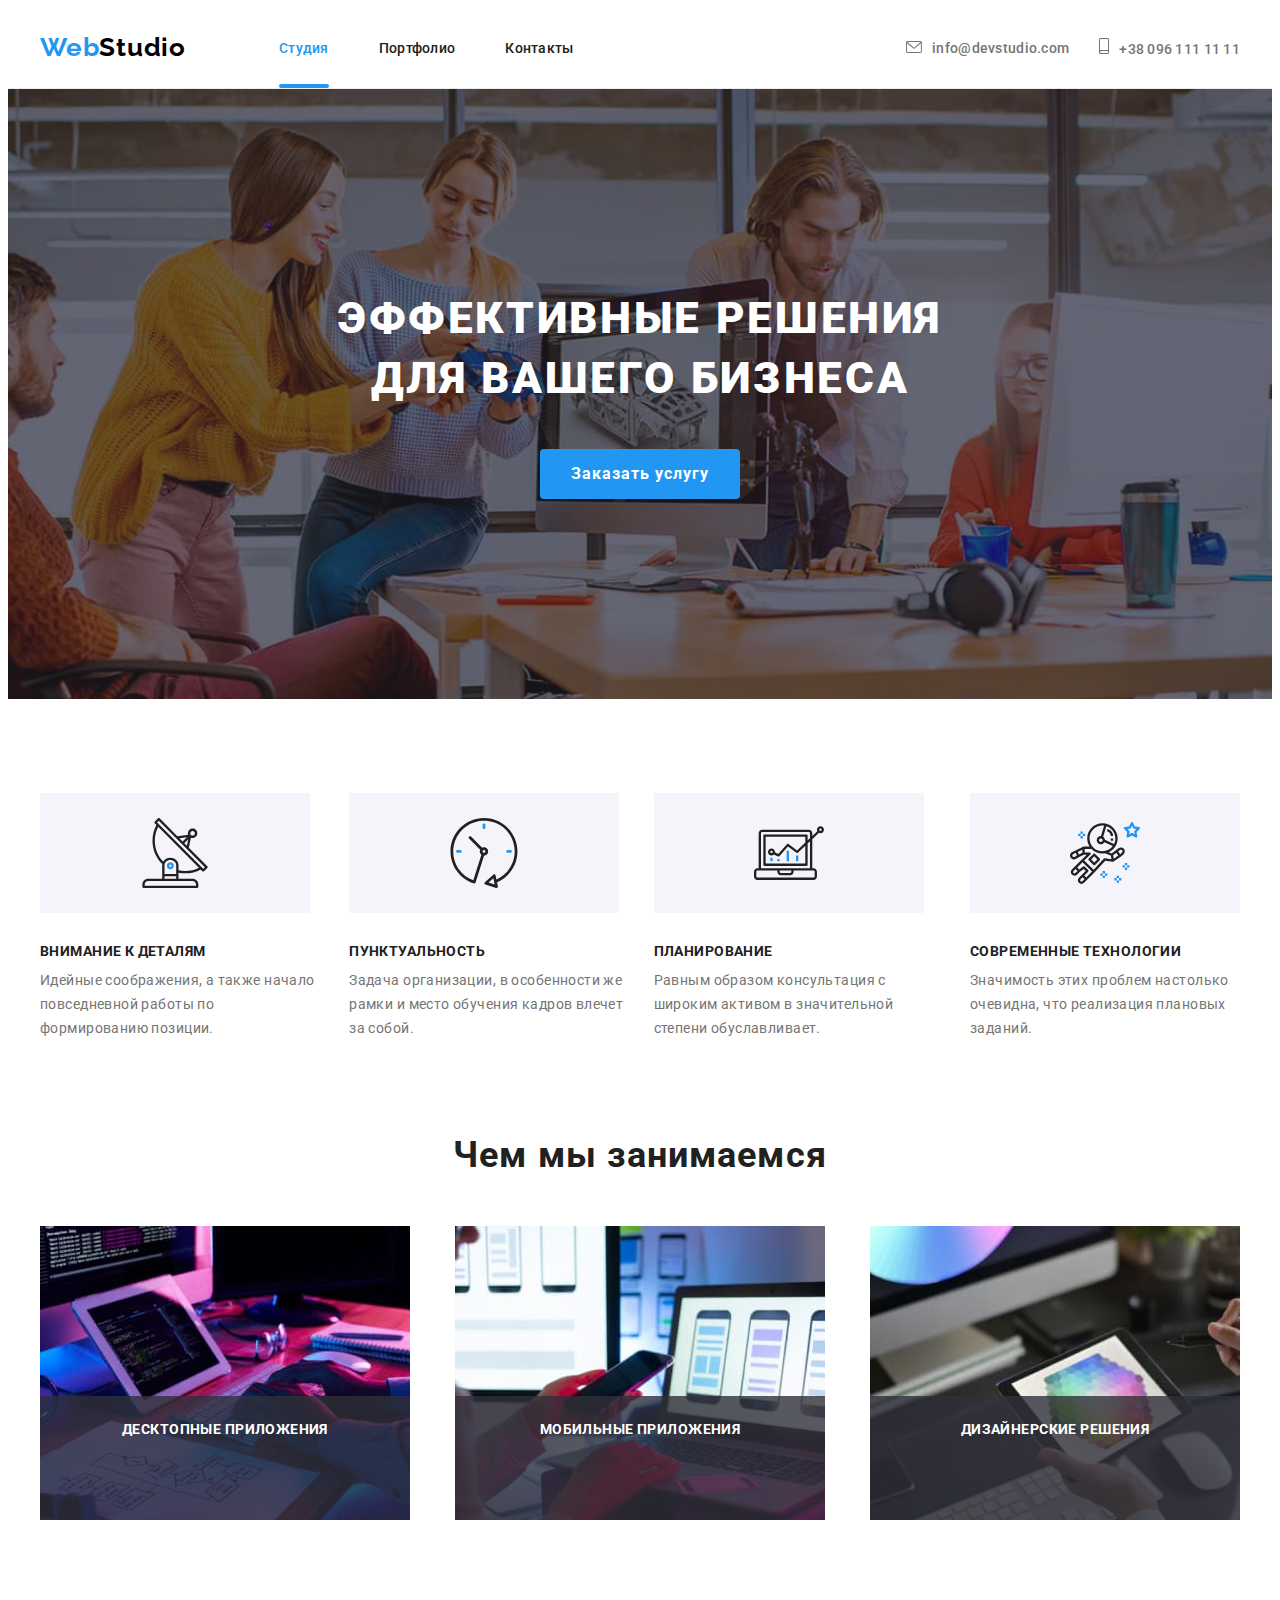
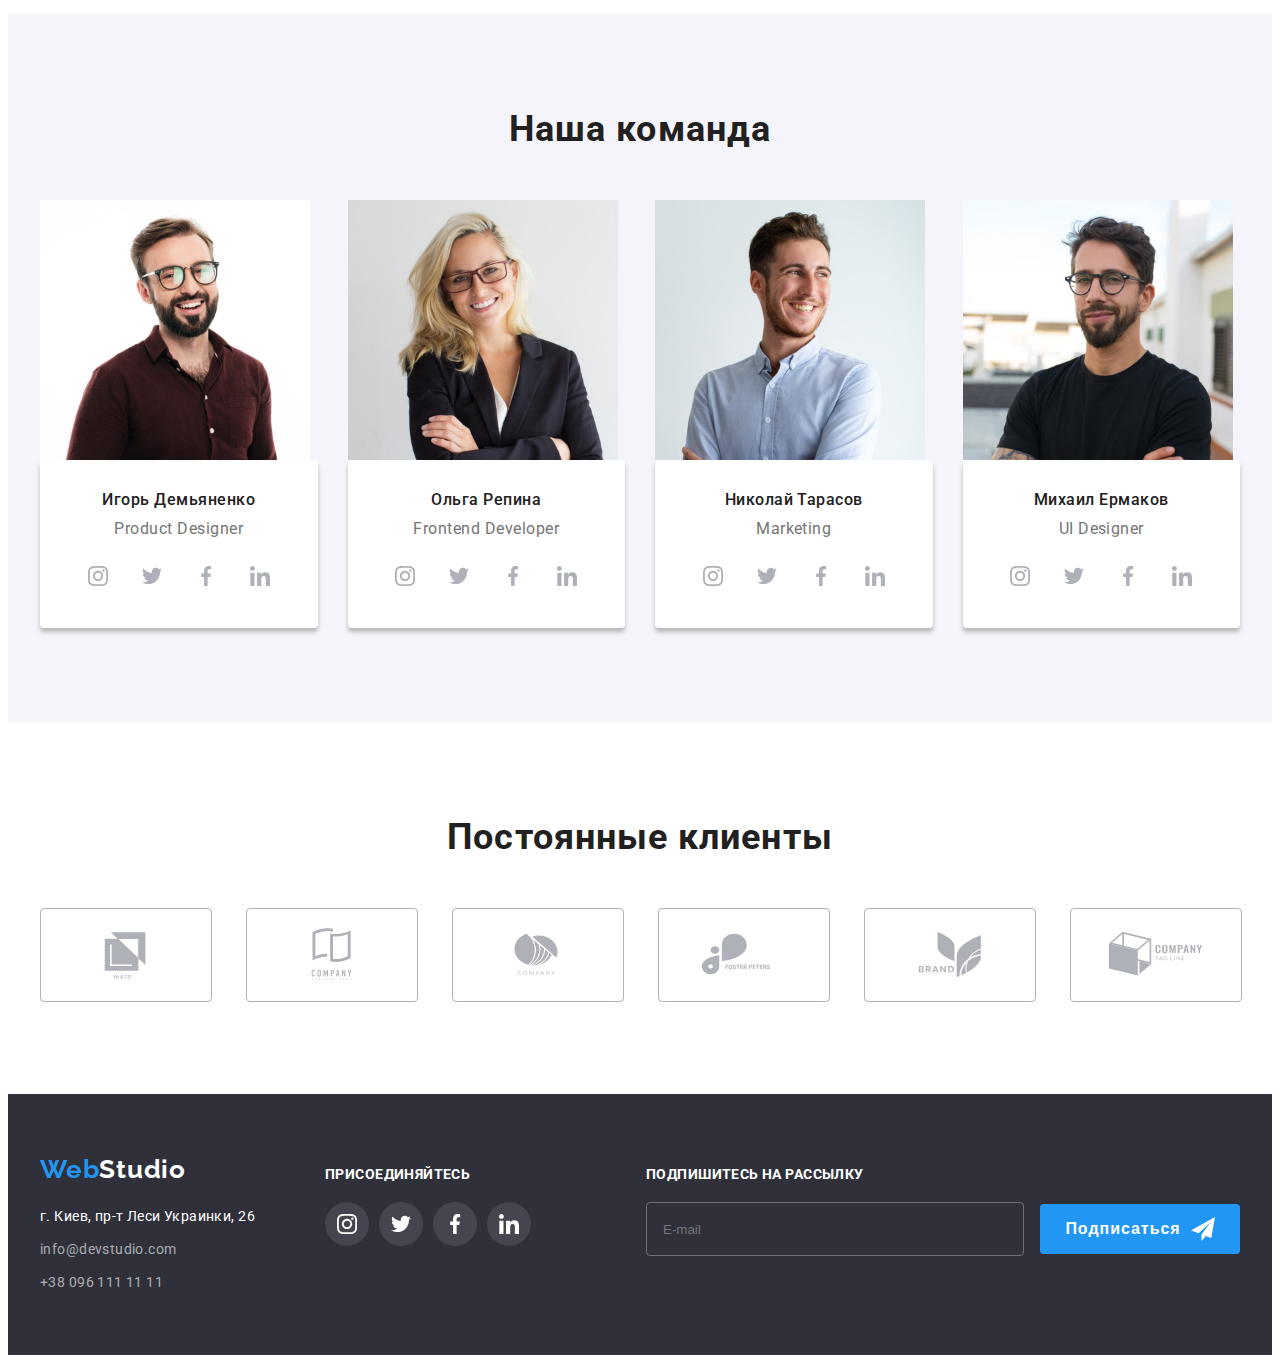
<file: index.html>
<!DOCTYPE html>
<html lang="ru">
<head>
    <meta charset="UTF-8">
    <meta http-equiv="X-UA-Compatible" content="IE=edge">
    <meta name="viewport" content="width=device-width, initial-scale=1.0">
    <title>Студія</title>
    <link href="https://fonts.googleapis.com/css2?family=Raleway:wght@700&family=Roboto:wght@400;500;700;900&display=swap"
        rel="stylesheet">
    <link rel="stylesheet" href="https://cdnjs.cloudflare.com/ajax/libs/modern-normalize/1.1.0/modern-normalize.min.css" integrity="sha512-wpPYUAdjBVSE4KJnH1VR1HeZfpl1ub8YT/NKx4PuQ5NmX2tKuGu6U/JRp5y+Y8XG2tV+wKQpNHVUX03MfMFn9Q==" crossorigin="anonymous" referrerpolicy="no-referrer" />
    <link rel="stylesheet" href="./css/styles.css">
</head>
<body>
    <!--Навігація-->
    <header class="header">
        <div class="container">
        <nav class="nav">
            <a href="./index.html" class="logo">Web<span class="logo-main">Studio</span></a>
            <ul class="nav-list">
                <li class="nav-item"><a href="./index.html" class="nav-link curent">Студия</a></li>
                <li class="nav-item"><a href="./portfolio.html" class="nav-link">Портфолио</a></li>
                <li class="nav-item"><a href="" class="nav-link">Контакты</a></li>
            </ul>
        </nav>
        <ul class="contacts-list">
            <li class="contacts-item mail-item">
                <a href="mailto:info@devstudio.com" class="contacts-link">
                    <svg class="contacts-icon" width="16" height="12">
                <use href="./img/icons.svg#envelope"></use>
            </svg>info@devstudio.com</a></li>
            <li class="contacts-item tel-item"><a href="tel:+380961111111" class="contacts-link"><svg class="contacts-icon" width="10" height="16">
                <use href="./img/icons.svg#smartphone"></use>
            </svg>+38 096 111 11 11</a></li>
        </ul>
        </div>
    </header>
    <main>
        
        <!--Секція Герой-->
        <section class="hero">
            <div class="container">
            <h1 class="hero-title">Эффективные решения <br />для вашего бизнеса</h1>
            <button type="button" class="hero-btn" data-modal-open>Заказать услугу</button>
            </div>
        </section>
       
        <!--Секція Переваги-->
        <section class="benefits">
            <div class="container">
            <h2 class="visually-hidden">Преимущества</h2>
            <ul class="benefits-list">
                <li class="benefits-item">
                    <a href="" class="benefits-link">
                        <svg class="benefits-icon" width="70" height="70">
                        <use href="./img/icons.svg#antenna"></use>
                    </svg></a>
                    <h3 class="benefit-title">Внимание к деталям</h3>
                    <p class="benefit-text">Идейные соображения, а также начало повседневной работы по формированию позиции.</p>
                </li>
                <li class="benefits-item">
                    <a href="" class="benefits-link">
                        <svg class="benefits-icon" width="70" height="70">
                        <use href="./img/icons.svg#clock"></use>
                    </svg></a>
                    <h3 class="benefit-title">Пунктуальность</h3>
                    <p class="benefit-text">Задача организации, в особенности же рамки и место обучения кадров влечет за собой.</p>
                </li>
                <li class="benefits-item">
                    <a href="" class="benefits-link">
                        <svg class="benefits-icon" width="70" height="70">
                        <use href="./img/icons.svg#diagram"></use>
                    </svg></a>
                    <h3 class="benefit-title">Планирование</h3>
                    <p class="benefit-text">Равным образом консультация с широким активом в значительной степени обуславливает.</p>
                </li>
                <li class="benefits-item">
                    <a href="" class="benefits-link">
                        <svg class="benefits-icon" width="70" height="70">
                        <use href="./img/icons.svg#astronaut"></use>
                    </svg></a>
                    <h3 class="benefit-title">Современные технологии</h3>
                    <p class="benefit-text">Значимость этих проблем настолько очевидна, что реализация плановых заданий.</p>
                </li>
            </ul>
            </div>
        </section>
        
        <!--Секція Про нас-->
        <section class="about">
            <div class="container">
            <h2 class="about-title">Чем мы занимаемся</h2>
            <ul class="about-list">
                <li class="about-item"><img src="./img/img-s3-p1.jpg" alt="Верстка сайта" width="370">
                <h3 class="about-text">
                    Десктопные приложения
                </h3></li>
                <li class="about-item"><img src="./img/img-s3-p2.jpg" alt="Интерфейс на мобильном телефоне" width="370">
                <h3 class="about-text">
                    Мобильные приложения
                </h3></li>
                <li class="about-item"><img src="./img/img-s3-p3.jpg" alt="Работа на планшете" width="370">
                <h3 class="about-text">
                    Дизайнерские решения
                </h3></li>
            </ul>
            </div>
        </section>
        
        <!--Секція Команда-->
        <section class="team">
            <div class="container">
            <h2 class="team-title">Наша команда</h2>
            <ul class="team-cards">
                <li class="team-card">
                    <img src="./img/img-s4-p1-team.jpg" alt="Мужчина" width="270">
                    <div class="card-wrap">
                    <h3 class="card-title">Игорь Демьяненко</h3>
                    <p class="card-text">Product Designer</p>
                    <ul class="card-soc-list">
                        <li class="card-soc-item">
                            <a href="" class="card-soc-link">
                                <svg class="card-soc-icon" width="20" height="20">
                                    <use href="./img/icons.svg#instagram"></use>
                                </svg>
                            </a></li>
                        <li class="card-soc-item">
                            <a href="" class="card-soc-link">
                                <svg class="card-soc-icon" width="20" height="20">
                                <use href="./img/icons.svg#twitter"></use>
                            </svg></a></li>
                        <li class="card-soc-item">
                            <a href="" class="card-soc-link">
                                <svg class="card-soc-icon" width="20" height="20">
                                <use href="./img/icons.svg#facebook"></use>
                            </svg></a></li>
                        <li class="card-soc-item">
                            <a href="" class="card-soc-link"><svg class="card-soc-icon" width="20" height="20">
                                <use href="./img/icons.svg#linkedin"></use>
                            </svg></a></li>
                    </ul>
                    </div>                   
                </li>
                <li class="team-card">
                    <img src="./img/img-s4-p2-team.jpg" alt="Девушка" width="270">
                    <div class="card-wrap">
                    <h3 class="card-title">Ольга Репина</h3>
                    <p class="card-text">Frontend Developer</p>
                    <ul class="card-soc-list">
                        <li class="card-soc-item">
                            <a href="" class="card-soc-link">
                                <svg class="card-soc-icon" width="20" height="20">
                                    <use href="./img/icons.svg#instagram"></use>
                                </svg>
                            </a></li>
                        <li class="card-soc-item">
                            <a href="" class="card-soc-link">
                                <svg class="card-soc-icon" width="20" height="20">
                                <use href="./img/icons.svg#twitter"></use>
                            </svg></a></li>
                        <li class="card-soc-item">
                            <a href="" class="card-soc-link">
                                <svg class="card-soc-icon" width="20" height="20">
                                <use href="./img/icons.svg#facebook"></use>
                            </svg></a></li>
                        <li class="card-soc-item">
                            <a href="" class="card-soc-link"><svg class="card-soc-icon" width="20" height="20">
                                <use href="./img/icons.svg#linkedin"></use>
                            </svg></a></li>
                    </ul>                    
                    </div>
                </li>
                <li class="team-card">
                    <img src="./img/img-s4-p3-team.jpg" alt="Мужчина" width="270">
                    <div class="card-wrap">
                    <h3 class="card-title">Николай Тарасов</h3>
                    <p class="card-text">Marketing</p>
                    <ul class="card-soc-list">
                        <li class="card-soc-item">
                            <a href="" class="card-soc-link">
                                <svg class="card-soc-icon" width="20" height="20">
                                    <use href="./img/icons.svg#instagram"></use>
                                </svg>
                            </a></li>
                        <li class="card-soc-item">
                            <a href="" class="card-soc-link">
                                <svg class="card-soc-icon" width="20" height="20">
                                <use href="./img/icons.svg#twitter"></use>
                            </svg></a></li>
                        <li class="card-soc-item">
                            <a href="" class="card-soc-link">
                                <svg class="card-soc-icon" width="20" height="20">
                                <use href="./img/icons.svg#facebook"></use>
                            </svg></a></li>
                        <li class="card-soc-item">
                            <a href="" class="card-soc-link"><svg class="card-soc-icon" width="20" height="20">
                                <use href="./img/icons.svg#linkedin"></use>
                            </svg></a></li>
                    </ul>                    
                    </div>
                </li>
                <li class="team-card">
                    <img src="./img/img-s4-p4-team.jpg" alt="Мужчина" width="270">
                    <div class="card-wrap">
                    <h3 class="card-title">Михаил Ермаков</h3>
                    <p class="card-text">UI Designer</p>
                    <ul class="card-soc-list">
                        <li class="card-soc-item">
                            <a href="" class="card-soc-link">
                                <svg class="card-soc-icon" width="20" height="20">
                                    <use href="./img/icons.svg#instagram"></use>
                                </svg>
                            </a></li>
                        <li class="card-soc-item">
                            <a href="" class="card-soc-link">
                                <svg class="card-soc-icon" width="20" height="20">
                                <use href="./img/icons.svg#twitter"></use>
                            </svg></a></li>
                        <li class="card-soc-item">
                            <a href="" class="card-soc-link">
                                <svg class="card-soc-icon" width="20" height="20">
                                <use href="./img/icons.svg#facebook"></use>
                            </svg></a></li>
                        <li class="card-soc-item">
                            <a href="" class="card-soc-link"><svg class="card-soc-icon" width="20" height="20">
                                <use href="./img/icons.svg#linkedin"></use>
                            </svg></a></li>
                    </ul>                    
                    </div>
                </li>
            </ul>
            </div>
        </section>
        
        <!--Постійні клієнти-->

        <section class="customers">
            <div class="container">
            <h2 class="customers-title">Постоянные клиенты</h2>
            <ul class="customers-list">
                <li class="customers-item">
                    <a href="" class="customers-link">
                        <svg class="customers-icon" width="106" height="60">
                            <use href="./img/icons.svg#logo1"></use>
                        </svg>
                    </a>
                </li>
                <li class="customers-item">
                    <a href="" class="customers-link">
                        <svg class="customers-icon" width="106" height="60">
                            <use href="./img/icons.svg#logo2"></use>
                        </svg>
                    </a>
                </li>
                <li class="customers-item">
                    <a href="" class="customers-link">
                        <svg class="customers-icon" width="106" height="60">
                            <use href="./img/icons.svg#logo3"></use>
                        </svg>
                    </a>
                </li>
                <li class="customers-item">
                    <a href="" class="customers-link">
                        <svg class="customers-icon" width="106" height="60">
                            <use href="./img/icons.svg#logo4"></use>
                        </svg>
                    </a>
                </li>
                <li class="customers-item">
                    <a href="" class="customers-link">
                        <svg class="customers-icon" width="106" height="60">
                            <use href="./img/icons.svg#logo5"></use>
                        </svg>
                    </a>
                </li>
                <li class="customers-item">
                    <a href="" class="customers-link">
                        <svg class="customers-icon" width="106" height="60">
                            <use href="./img/icons.svg#logo6"></use>
                        </svg>
                    </a>
                </li>
            </ul></div>
        </section>

    </main>
    
    <!--Футер-->
    <footer class="footer">
        <div class="container">
        <section class="footer-address">
            <h2 class="visually-hidden">Адрес</h2>
        <a href="./index.html" class="logo">Web<span class="logo-second">Studio</span></a>
        <address class="footer-address">
            <ul class="address-list">
                <li class="address-item postal"><a href="https://goo.gl/maps/8ZpBzjyv7Pv73uMt7" class="footer-link postal">г. Киев, пр-т Леси Украинки, 26</a></li>
                <li class="address-item"><a href="mailto:info@devstudio.com" class="footer-link">info@devstudio.com</a></li>
                <li class="address-item"><a href="tel:+380961111111" class="footer-link">+38 096 111 11 11</a></li>
            </ul>
        </address>    
        </section>        
        <section class="join">
            <h2 class="join-title">Присоединяйтесь</h2>
            <ul class="join-list">
                <li class="join-item">
                    <a href="" class="join-link">
                        <svg class="join-icon" width="20" height="20">
                            <use href="./img/icons.svg#instagram"></use>
                        </svg>
                    </a></li>
                <li class="join-item">
                    <a href="" class="join-link">
                        <svg class="join-icon" width="20" height="20">
                        <use href="./img/icons.svg#twitter"></use>
                    </svg></a></li>
                <li class="join-item">
                    <a href="" class="join-link">
                        <svg class="join-icon" width="20" height="20">
                        <use href="./img/icons.svg#facebook"></use>
                    </svg></a></li>
                <li class="join-item">
                    <a href="" class="join-link"><svg class="join-icon" width="20" height="20">
                        <use href="./img/icons.svg#linkedin"></use>
                    </svg></a></li>
            </ul>
        </section>
        <section class="subcrib">
            <h2 class="subcrib-title">Подпишитесь на рассылку</h2>
                <form class="subcrib-form">
                    <input type="email" class="subcrib-input" placeholder="E-mail" name="email" id="email">
                    <button type="submit" class="subcrib-btn">Подписаться 
                        <svg class="subcrib-icon" width="24" height="24">
                        <use href="./img/icons.svg#icon-send"></use>
                    </svg></button>
                </form>            
        </section>
        </div>
    </footer>
    <div class="backdrop is-hidden" data-modal>
        <div class="modal">
            <button type="button" class="modal-close-btn" data-modal-close>
                <svg width="18" height="18">
                    <use href="./img/icons.svg#close-black-18dp"></use>
                </svg>
            </button>
            <p class="modal-title">Оставьте свои данные, мы вам перезвоним</p>
        <form class="modal-wrap">
            <div class="modal-field">
                <label for="user-name" class="modal-label">Имя</label>
            <div class="input-wrap">
                <input type="text" class="modal-input" name="user-name" id="user-name" required minlength="3"/>
            <svg class="modal-icon" width="18" height="18">
                <use href="./img/icons.svg#person-modal"></use>
            </svg></div></div>
            <div class="modal-field">
                <label for="user-tel" class="modal-label">Телефон</label>
            <div class="input-wrap">
                <input type="tel" class="modal-input" name="user-tel" id="user-tel" required pattern="[\+]\d{3}\s[\(]\d{2}[\)]\s\d{3}[\-]\d{2}[\-]\d{2}" title="+380 (97) 000-00-00"/>
            <svg class="modal-icon" width="18" height="18">
                <use href="./img/icons.svg#phone-modal"></use>
            </svg></div></div>
            <div class="modal-field">
                <label for="user-email" class="modal-label">Почта</label>
            <div class="input-wrap">
                <input type="email" class="modal-input" name="user-email" id="user-email" required/>
                <svg class="modal-icon" width="18" height="18">
                <use href="./img/icons.svg#email-modal"></use>
            </svg></div></div>
            <div class="modal-field-text">
                <label for="user-text" class="modal-label">Комментарий</label>
                <textarea class="modal-text" name="user-text" id="user-text" placeholder="Введите текст"></textarea></div>
            <div class="modal-field-check">
                <input type="checkbox" name="privat" value="true" class="modal-check visually-hidden" id="modal-chek">
                <label for="modal-chek" class="check-text">
                    <span>
                    <svg class="check-icon" width="11" height="8">
                    <use href="./img/icons.svg#vector-modal"></use>
                    </svg>    
                    </span>
                    Соглашаюсь с рассылкой и принимаю<a href="" class="modal-chek-link"> Условия договора</a></label></div>
            <button type="submit" class="modal-btn">Отправить</button>
        </form>
        </div>
    </div>
    <script src="./js/modal.js"></script>
</body>
</html>
</file>
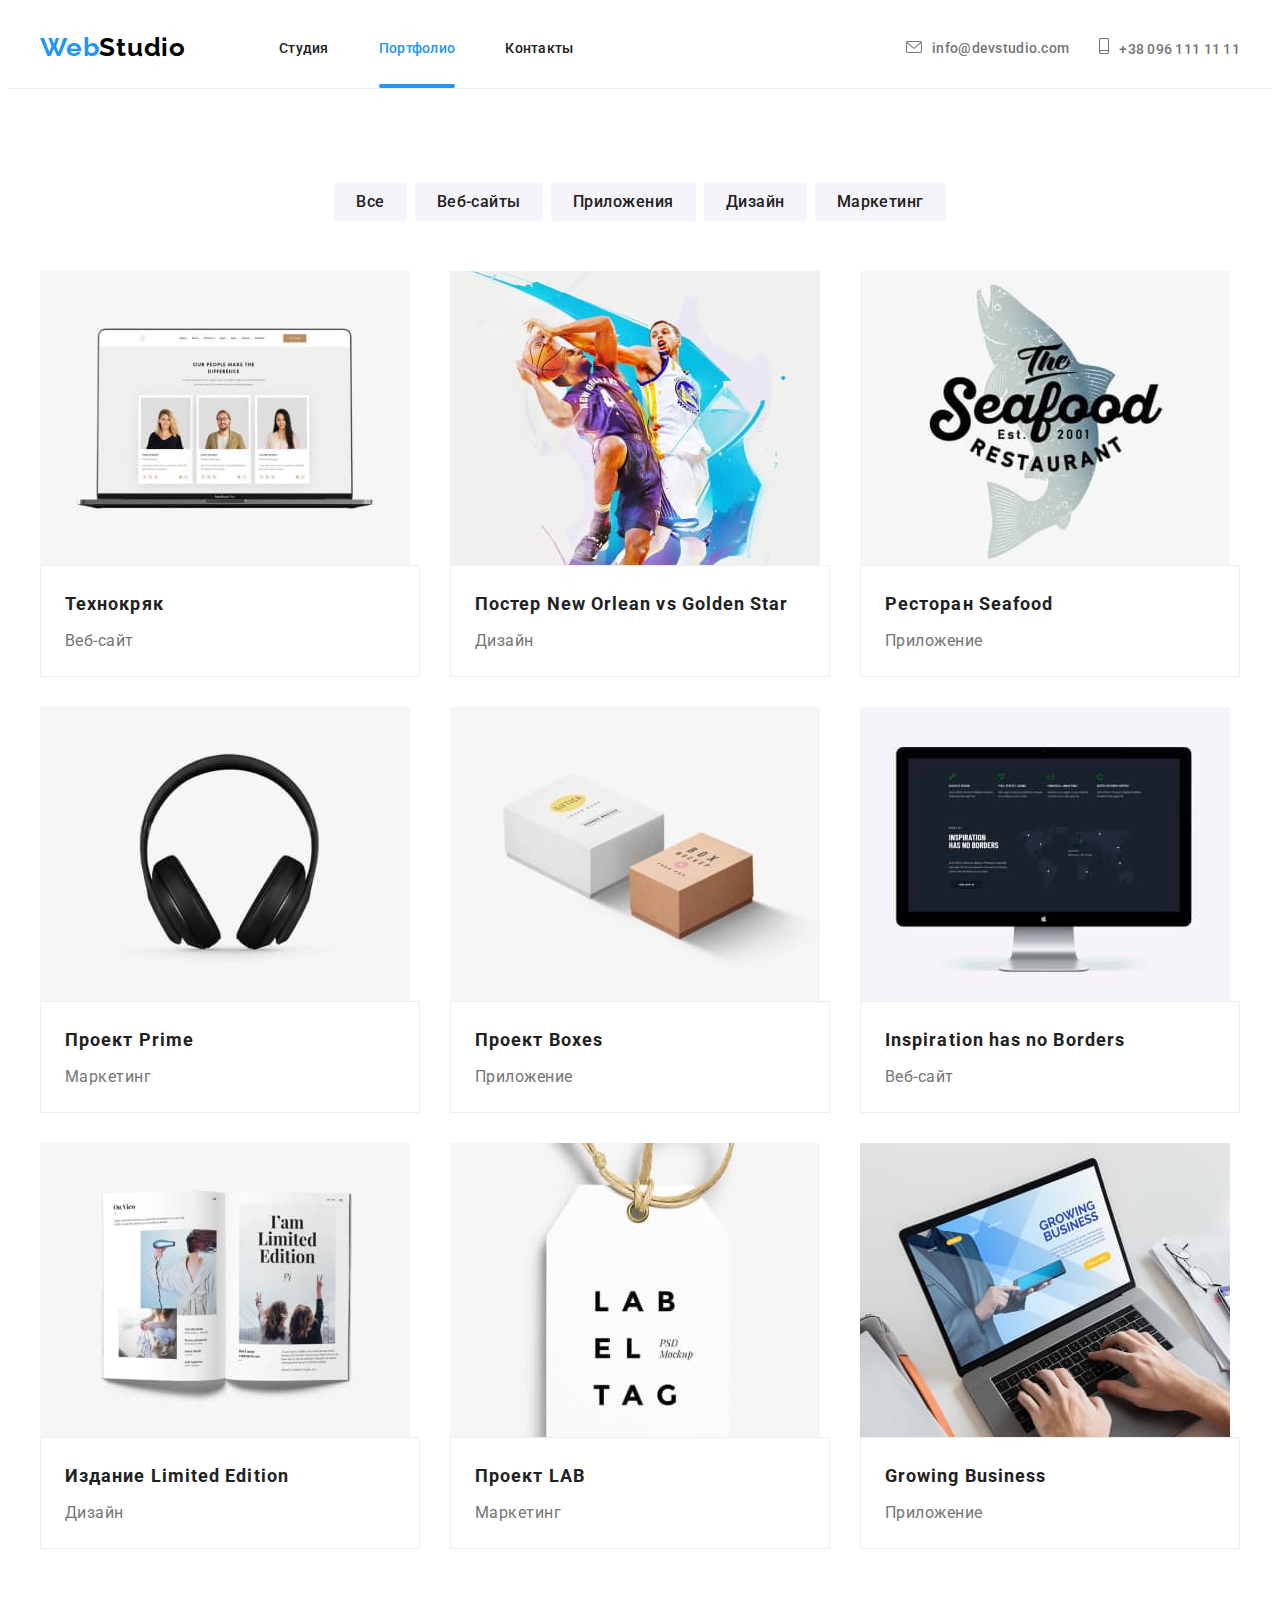
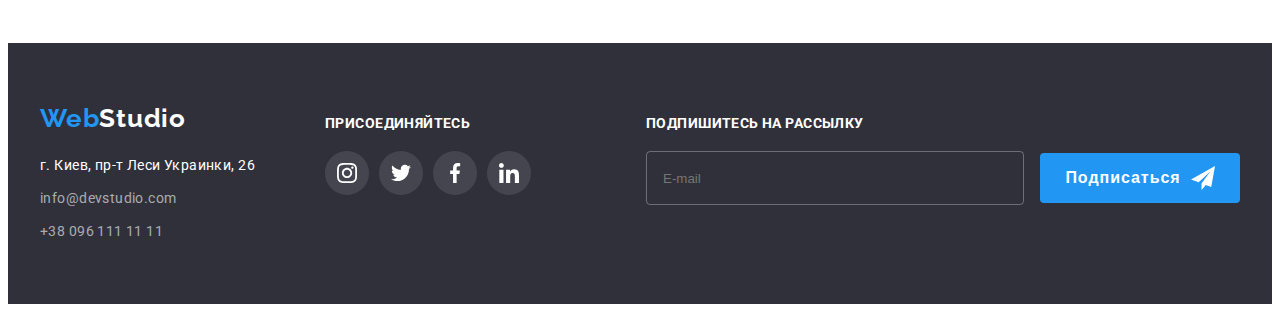
<file: portfolio.html>
<!DOCTYPE html>
<html lang="en">

<head>
    <meta charset="UTF-8">
    <meta http-equiv="X-UA-Compatible" content="IE=edge">
    <meta name="viewport" content="width=device-width, initial-scale=1.0">
    <title>Портфоліо</title>
    <link href="https://fonts.googleapis.com/css2?family=Raleway:wght@700&family=Roboto:wght@400;500;700;900&display=swap"
        rel="stylesheet">
    <link rel="stylesheet" href="https://cdnjs.cloudflare.com/ajax/libs/modern-normalize/1.1.0/modern-normalize.min.css" integrity="sha512-wpPYUAdjBVSE4KJnH1VR1HeZfpl1ub8YT/NKx4PuQ5NmX2tKuGu6U/JRp5y+Y8XG2tV+wKQpNHVUX03MfMFn9Q==" crossorigin="anonymous" referrerpolicy="no-referrer" />
    <link rel="stylesheet" href="./css/styles.css">
</head>

<body>
    <!--Навігація-->
    <header class="header">
        <div class="container">
        <nav class="nav">
            <a href="./index.html" class="logo">Web<span class="logo-main">Studio</span></a>
            <ul class="nav-list">
                <li class="nav-item"><a href="./index.html" class="nav-link">Студия</a></li>
                <li class="nav-item"><a href="./portfolio.html" class="nav-link curent">Портфолио</a></li>
                <li class="nav-item"><a href="" class="nav-link">Контакты</a></li>
            </ul>
        </nav>
        <ul class="contacts-list">
            <li class="contacts-item mail-item">
                <a href="mailto:info@devstudio.com" class="contacts-link">
                    <svg class="contacts-icon" width="16" height="12">
                <use href="./img/icons.svg#envelope"></use>
            </svg>info@devstudio.com</a></li>
            <li class="contacts-item tel-item"><a href="tel:+380961111111" class="contacts-link"><svg class="contacts-icon" width="10" height="16">
                <use href="./img/icons.svg#smartphone"></use>
            </svg>+38 096 111 11 11</a></li>
        </ul>
    </div>
    </header>
    <main>
            <!-- Проекти портфоліо -->
        <section class="portfolio">
            <div class="container">
            <h1 class="visually-hidden">Портфоліо</h1>
            <ul class="portfolio-filter">
                <li class="filter-item"><button type="button" class="filter-btn">Все</button></li>
                <li class="filter-item"><button type="button" class="filter-btn">Веб-сайты</button></li>
                <li class="filter-item"><button type="button" class="filter-btn">Приложения</button></li>
                <li class="filter-item"><button type="button" class="filter-btn">Дизайн</button></li>                
                <li class="filter-item"><button type="button" class="filter-btn">Маркетинг</button></li>                
            </ul>
            <ul class="portfolio-projects">
                <li class="projects-item">
                    <a href="" class="project-link">
                        <div class="projects-top-wrap">
                        <img src="./img/portfolio-img-1.jpg" alt="Экран ноутбука" width="370">
                        <p class="projects-top-text">
                            Ресурс предлагает комплексные предложения с разным уровнем функционала и сервисов. Все это позволит посетителю получить исчерпывающие сведения о компании или частном лице.
                        </p>
                        </div>
                        <div class="projects-item-wrap">
                        <h2 class="project-title">Технокряк</h2>
                        <p class="project-text">Веб-сайт</p>
                        </div>
                    </a>
                </li>
                <li class="projects-item">
                    <a href="" class="project-link">
                        <div class="projects-top-wrap">
                        <img src="./img/portfolio-img-2.jpg" alt="Баскетболисты" width="370">
                        <p class="projects-top-text">
                            Ресурс предлагает комплексные предложения с разным уровнем функционала и сервисов. Все это позволит посетителю получить исчерпывающие сведения о компании или частном лице.
                        </p></div>
                        <div class="projects-item-wrap">
                        <h2 class="project-title">Постер New Orlean vs Golden Star</h2>
                        <p class="project-text">Дизайн</p>
                        </div>
                    </a>
                </li>
                <li class="projects-item">
                    <a href="" class="project-link">
                        <div class="projects-top-wrap">
                        <img src="./img/portfolio-img-3.jpg" alt="Логотип ресторана" width="370">
                        <p class="projects-top-text">
                            Ресурс предлагает комплексные предложения с разным уровнем функционала и сервисов. Все это позволит посетителю получить исчерпывающие сведения о компании или частном лице.
                        </p></div>
                        <div class="projects-item-wrap">
                        <h2 class="project-title">Ресторан Seafood</h2>
                        <p class="project-text">Приложение</p>
                        </div>
                    </a>
                </li>
                <li class="projects-item">
                    <a href="" class="project-link">
                        <div class="projects-top-wrap">
                        <img src="./img/portfolio-img-4.jpg" alt="Наушники" width="370">
                        <p class="projects-top-text">
                            Ресурс предлагает комплексные предложения с разным уровнем функционала и сервисов. Все это позволит посетителю получить исчерпывающие сведения о компании или частном лице.
                        </p></div>
                        <div class="projects-item-wrap">
                        <h2 class="project-title">Проект Prime</h2>
                        <p class="project-text">Маркетинг</p>
                        </div>
                    </a>
                </li>
                <li class="projects-item">
                    <a href="" class="project-link">
                        <div class="projects-top-wrap">
                        <img src="./img/portfolio-img-5.jpg" alt="Коробки" width="370">
                        <p class="projects-top-text">
                            Ресурс предлагает комплексные предложения с разным уровнем функционала и сервисов. Все это позволит посетителю получить исчерпывающие сведения о компании или частном лице.
                        </p></div>
                        <div class="projects-item-wrap">
                        <h2 class="project-title">Проект Boxes</h2>
                        <p class="project-text">Приложение</p>
                        </div>
                    </a>
                </li>
                <li class="projects-item">
                    <a href="" class="project-link">
                        <div class="projects-top-wrap">
                        <img src="./img/portfolio-img-6.jpg" alt="Монитор" width="370">
                        <p class="projects-top-text">
                            Ресурс предлагает комплексные предложения с разным уровнем функционала и сервисов. Все это позволит посетителю получить исчерпывающие сведения о компании или частном лице.
                        </p></div>
                        <div class="projects-item-wrap">
                        <h2 class="project-title">Inspiration has no Borders</h2>
                        <p class="project-text">Веб-сайт</p>
                        </div>
                    </a>
                </li>
                <li class="projects-item">
                    <a href="" class="project-link">
                        <div class="projects-top-wrap">
                        <img src="./img/portfolio-img-7.jpg" alt="Книга" width="370">
                        <p class="projects-top-text">
                            Ресурс предлагает комплексные предложения с разным уровнем функционала и сервисов. Все это позволит посетителю получить исчерпывающие сведения о компании или частном лице.
                        </p></div>
                        <div class="projects-item-wrap">
                        <h2 class="project-title">Издание Limited Edition</h2>
                        <p class="project-text">Дизайн</p>
                        </div>
                    </a>
                </li>
                <li class="projects-item">
                    <a href="" class="project-link">
                        <div class="projects-top-wrap">
                        <img src="./img/portfolio-img-8.jpg" alt="Бирка" width="370">
                        <p class="projects-top-text">
                            Ресурс предлагает комплексные предложения с разным уровнем функционала и сервисов. Все это позволит посетителю получить исчерпывающие сведения о компании или частном лице.
                        </p></div>
                        <div class="projects-item-wrap">
                        <h2 class="project-title">Проект LAB</h2>
                        <p class="project-text">Маркетинг</p>
                        </div>
                    </a>
                </li>
                <li class="projects-item">
                    <a href="" class="project-link">
                        <div class="projects-top-wrap">
                        <img src="./img/portfolio-img-9.jpg" alt="Работа за ноубуком" width="370">
                        <p class="projects-top-text">
                            Ресурс предлагает комплексные предложения с разным уровнем функционала и сервисов. Все это позволит посетителю получить исчерпывающие сведения о компании или частном лице.
                        </p></div>
                        <div class="projects-item-wrap">
                        <h2 class="project-title">Growing Business</h2>
                        <p class="project-text">Приложение</p>
                        </div>
                    </a>
                </li>
            </ul>
        </div>  
        </section>
        </main>   
        
    <!--Футер-->
    <footer class="footer">
        <div class="container">
        <section class="footer-address">
            <h2 class="visually-hidden">Адрес</h2>
        <a href="./index.html" class="logo">Web<span class="logo-second">Studio</span></a>
        <address class="footer-address">
            <ul class="address-list">
                <li class="address-item postal"><a href="https://goo.gl/maps/8ZpBzjyv7Pv73uMt7" class="footer-link postal">г. Киев, пр-т Леси Украинки, 26</a></li>
                <li class="address-item"><a href="mailto:info@devstudio.com" class="footer-link">info@devstudio.com</a></li>
                <li class="address-item"><a href="tel:+380961111111" class="footer-link">+38 096 111 11 11</a></li>
            </ul>
        </address>    
        </section>        
        <section class="join">
            <h2 class="join-title">присоединяйтесь</h2>
            <ul class="join-list">
                <li class="join-item">
                    <a href="" class="join-link">
                        <svg class="join-icon" width="20" height="20">
                            <use href="./img/icons.svg#instagram"></use>
                        </svg>
                    </a></li>
                <li class="join-item">
                    <a href="" class="join-link">
                        <svg class="join-icon" width="20" height="20">
                        <use href="./img/icons.svg#twitter"></use>
                    </svg></a></li>
                <li class="join-item">
                    <a href="" class="join-link">
                        <svg class="join-icon" width="20" height="20">
                        <use href="./img/icons.svg#facebook"></use>
                    </svg></a></li>
                <li class="join-item">
                    <a href="" class="join-link"><svg class="join-icon" width="20" height="20">
                        <use href="./img/icons.svg#linkedin"></use>
                    </svg></a></li>
            </ul>
        </section>
        <section class="subcrib">
            <h2 class="subcrib-title">Подпишитесь на рассылку</h2>
            <form class="subcrib-form">
                <input type="email" class="subcrib-input" placeholder="E-mail" name="email" id="email">
                <button type="submit" class="subcrib-btn">Подписаться 
                    <svg class="subcrib-icon" width="24" height="24">
                    <use href="./img/icons.svg#icon-send"></use>
                </svg></button>
            </form>            
        </section>
        </div>
    </footer>
</body>
</html>
</file>
<file: css/styles.css>
:root {
    --title-color: #212121;    
    --accent-color: #2196F3;
    --button-bg-color: #F5F4FA;   
    --main-button-color:#212121;
    --second-button-color:#ffffff;
    --typical-margin: 10px;
}
p,
h1,
h2,
h3,
h4,
h5,
h6 {
  margin: 0;
}

ul {
  margin: 0;
  padding-left: 0;
}

img {
  display: block;
}
body {
    font-family: Roboto, sans-serif;
    color: #757575;
    background-color: #fff;
}
.container {
    width: 1200px;
    margin: 0 auto;
    padding-left: 15px;
    padding-right: 15px;
    /* outline: 1px solid red; */
  }
.visually-hidden {
    position: absolute;
    white-space: nowrap;
    width: 1px;
    height: 1px;
    overflow: hidden;
    border: 0;
    padding: 0;
    clip: rect(0 0 0 0);
    clip-path: inset(50%);
    margin: -1px;
}

/* ---------НАВІГАЦІЯ-------- */
.header {
    background-color: #ffffff;
    padding-top: 24px;
    padding-bottom: 25px;
    border-bottom: 1px solid #ECECEC;
}

.header .container {
  display: flex;
  align-items: center;  
}

.logo {
    font-family: 'Raleway', sans-serif;
    text-decoration: none;
    font-weight: 700;
    font-size: 26px;
    line-height: calc(31 / 26);
    letter-spacing: 0.03em;
    color: #2196F3;
    margin-right: 93px;
}
.logo-main {
    color: #000;
}
.logo-second {
    color: #FFFFFF;
}
.nav {
    display: flex;align-items: center;
}
.nav-list {
    list-style: none;
    display: flex;
    align-items: center;
}
.nav-item:not(:last-child) {
    margin-right: 50px;
  }
.nav-link {
    position: relative;
    text-decoration: none;    
    font-weight: 500;
    font-size: 14px;
    line-height: calc(16 / 14);
    letter-spacing: 0.02em;
    color: #212121;
    transition-duration: 250ms;
    transition-timing-function: cubic-bezier(0.4, 0, 0.2, 1);
}
.nav-link:hover,
.nav-link:focus {
    color: var(--accent-color);
}
.nav-link.curent {
    color: var(--accent-color);
}

.nav-link.curent::after {
    content: "";
    position: absolute;
    width: 100%;
    height: 4px;
    background-color: var(--accent-color);
    border-radius: 2px;
    left: 0;
    bottom: -32px;
}

.contacts-list {
    list-style: none;
    display: flex;
    align-items: center;
    margin-left: auto;
}
.tel-item {
    margin-left: 30px;
}   
.contacts-link {
    text-decoration: none;
    font-weight: 500;
    font-size: 14px;
    line-height: calc(16 / 14);
    letter-spacing: 0.02em;
    color: #757575;
    display: flex;
    align-items: baseline;
    justify-content: center;
    transition-duration: 250ms;
    transition-timing-function: cubic-bezier(0.4, 0, 0.2, 1);
}
.contacts-icon {
    margin-right: var(--typical-margin);
    fill: currentColor;
    
}

.contacts-link:hover,
.contacts-link:focus {
    color: var(--accent-color);
}

 /* ----------ГЕРОЙ-------- */

.hero {
    text-align: center;
    background-color: #2F303A;
    background-image: linear-gradient(
        rgba(47, 48, 58, 0.4),
        rgba(47, 48, 58, 0.4)), 
        url(../img/hero-bg.jpg);
    background-repeat: no-repeat;
    background-position: center;
    background-size: cover;
    max-width: 1600px;
    margin: 0 auto;
    padding-top: 200px;
    padding-bottom: 200px;
}

.hero-title {    
    font-weight: 900;
    font-size: 44px;
    line-height: 1.36;
    letter-spacing: 0.06em;
    text-transform: uppercase;
    color: #FFFFFF;
    margin-bottom: 40px;
}

.hero-btn {   
    min-width: 200px;
    height: 50px;
    border: none;
    border-radius: 4px;
    font-family: inherit;
    font-weight: 700;
    font-size: 16px;
    line-height: 1.88;    
    letter-spacing: 0.06em;
    color: #FFFFFF;
    background-color: #2196F3;
    cursor: pointer;
    transition-duration: 250ms;
    transition-timing-function: cubic-bezier(0.4, 0, 0.2, 1);
    }
.hero-btn:hover,
.hero-btn:focus {
    background-color: #FFFFFF;
    color: #2196F3;
}

/* ---------ПЕРЕВАГИ-------- */
.benefits {
    padding-top: 94px;        
}

.benefits-list {
    display: flex;
    justify-content: space-between;
    list-style: none;
}
.benefits-item:not(:last-child) {
    margin-right: 30px;
}

.benefits-link {
    width: 270px;
    height: 120px;
    display: flex;
    align-items: center;
    justify-content: center;
    background-color: #F5F4FA;
    margin-bottom: 30px;
    cursor:auto;
}

.benefit-title {    
    font-size: 14px;
    line-height: calc(16 / 14);
    letter-spacing: 0.03em;
    text-transform: uppercase;
    color: var(--title-color);
    margin-bottom: var(--typical-margin);
}
.benefit-text {    
    font-size: 14px;
    line-height: 1.71;
    letter-spacing: 0.03em;
    color: #757575;
}

/* ---------ПРО НАС-------- */
.about {
    padding-top: 94px;
    padding-bottom: 94px;   
}

.about-title {
    font-size: 36px;
    line-height: calc(42 / 36);
    text-align: center;
    letter-spacing: 0.03em;
    color: var(--title-color);
    margin-bottom: 50px;
}
.about-list {    
    display: flex;
    justify-content: space-between;
    list-style: none;   
}
.about-item {
    position: relative;}

.about-text {
    position: absolute;
    width: 100%;
    height: 70px;
    bottom: 0;
    left: 50%; 
    transform: translate(-50%);
    padding-top: 27px;
    padding-bottom: 27px;
    font-size: 14px;
    line-height: calc(14 / 16);
    text-align: center;
    letter-spacing: 0.03em;
    text-transform: uppercase;
    color: #FFFFFF;
    background-color: rgba(47, 48, 58, 0.8);
}

/* ---------КОМАНДА-------- */
.team {
    background-color: #F5F4FA;
    padding-top: 94px;
    padding-bottom: 94px;
}
.team-title {
    font-size: 36px;
    line-height: calc(42 / 36);
    text-align: center;
    letter-spacing: 0.03em;
    color: var(--title-color);
    margin-bottom: 50px;
}
.team-cards {
    display: flex;
    margin-left: -30px;
}
.team-card {
    flex-basis: calc(100% / 4 - 30px);
    margin-left: 30px;
    list-style: none;
}
.card-wrap {
    background-color: #FFFFFF;
    padding-top: 30px;
    padding-bottom: 30px;
    border-radius: 4px;
    box-shadow: 0 4px 4px 0px rgba(0, 0, 0, 0.25);
}
.card-title {
    font-weight: 500;
    font-size: 16px;
    line-height: calc(19 / 16);
    text-align: center;
    letter-spacing: 0.03em;
    color: var(--title-color);    
    margin-bottom: var(--typical-margin);
}
.card-text {
    font-size: 16px;
    line-height: calc(19 / 16);
    text-align: center;
    letter-spacing: 0.03em;
    color: #757575;
    margin-bottom: 16px;
}
.card-soc-list {
    list-style: none;
    display: flex;
    justify-content: center;
}
.card-soc-item {
    width: 44px;
    height: 44px;
    margin-right: var(--typical-margin);
}
.card-soc-item:last-child {margin-right: 0;}


.card-soc-link {
    text-decoration: none;
    width: 100%;
    height: 100%;
    background-color: #FFFFFF;
    border-radius: 50%;
    display: flex;
    align-items: center;
    justify-content: center;
    transition-duration: 250ms;
    transition-timing-function: cubic-bezier(0.4, 0, 0.2, 1);
}
.card-soc-icon {
    fill: #AFB1B8;
}

.card-soc-link:hover,
.card-soc-link:focus {
    background-color: #2196F3;
}

.card-soc-link:hover .card-soc-icon,
.card-soc-link:focus .card-soc-icon {
    fill: #FFFFFF;
}

/* -------------Постійні Клієнти------------ */
.customers {
    background-color: #FFFFFF;
    padding-top: 94px;
    padding-bottom: 94px;
}
.customers-title {
    font-size: 36px;
    line-height: calc(42 / 36);
    text-align: center;
    letter-spacing: 0.03em;
    color: var(--title-color);
    margin-bottom: 50px;
}

.customers-list {
    list-style: none;
    display: flex;
    justify-content: space-between;
}
.customers-item {
    width: 170px;
    height: 92px;
    margin-right: 30px;
    
}
.customers-item:last-child {margin-right: 0;}

.customers-link {
    width: 100%;
    height: 100%;
    border: 1px solid #AFB1B8;
    border-radius: 4px;
    display: flex;
    align-items: center;
    justify-content: center;
    
}
.customers-icon {
    fill: #AFB1B8;
    transition-duration: 250ms;
    transition-timing-function: cubic-bezier(0.4, 0, 0.2, 1);
}
.customers-link:hover .customers-icon,
.customers-link:focus .customers-icon {
    fill: #2196F3;
}

/* ---------ПОРТФОЛІО-------- */
.portfolio {
    padding-top: 94px;
    padding-bottom: 94px;
}
.portfolio-filter {
    display: flex;
    justify-content: center;
    list-style: none;
}

.filter-item:not(:last-child) {
    margin-right: 8px;
}
.filter-item {
    
    margin-bottom: 50px;
}
.filter-btn {
    height: 38px;
    border: none;
    border-radius: 4px;
    padding: 6px 22px;
    font-family: inherit;
    cursor: pointer;
    font-weight: 500;
    font-size: 16px;
    line-height: 1.62;
    text-align: center;
    letter-spacing: 0.03em;
    background-color:var(--button-bg-color);
    color: var(--main-button-color);
    transition-duration: 250ms;
    transition-timing-function: cubic-bezier(0.4, 0, 0.2, 1);
}
.filter-btn:hover,
.filter-btn:focus {
    background-color: var(--accent-color);
    color: var(--second-button-color);
    box-shadow: 0px 4px 4px rgba(0, 0, 0, 0.25);
}
.portfolio-projects {
    display: flex;
    margin-left: -30px;
    margin-bottom: -30px;
    list-style: none; 
    flex-wrap: wrap;   
}
.projects-item {
    flex-basis: calc(100% / 3 - 30px);
    margin-left: 30px;
    margin-bottom: 30px;
    transition-duration: 250ms;
    transition-timing-function: cubic-bezier(0.4, 0, 0.2, 1);
    
}

.projects-item:hover {
    box-shadow: 0px 4px 4px rgba(0, 0, 0, 0.25);
}
.projects-top-wrap {
    position: relative;
    overflow: hidden;
}

.projects-top-text {
    position: absolute;
    top: 0;
    color: #FFFFFF;
    background-color: rgba(33, 150, 243, 0.9);
    font-size: 18px;
    line-height: 1.56;
    letter-spacing: 0.03em;
    padding: 63px 24px;
    width: 100%;
    height: 100%;
    transform: translateY(100%);
    transition-duration: 250ms;
    transition-timing-function: cubic-bezier(0.4, 0, 0.2, 1);
}
.projects-item:hover .projects-top-text {
    transform: translateY(0);
}

.projects-item-wrap {
    padding: 20px 24px;
    border: 1px solid #EEEEEE;
}
.project-link {
    text-decoration: none;
    display: block;
}

.project-title {    
    margin-bottom: 4px;
    font-size: 18px;
    line-height: 2;
    letter-spacing: 0.06em;
    color: var(--title-color);
}
.project-text {
    font-size: 16px;
    line-height: 1.88;
    letter-spacing: 0.03em;
    color: #757575;
}


/* ---------ФУТЕР-------- */
.footer {
    background-color: #2F303A;
    padding-top: 60px;
    padding-bottom: 60px;
}

.footer .container {
    display: flex;
}
.address-list {
    list-style: none;
    margin-top: 20px;
    margin-right: 70px;
}
.address-item:not(:last-child) {
    margin-bottom: 9px;
}

.address-item.postal {
    font-style: normal;
    font-size: 14px;
    line-height: 1.71;
    letter-spacing: 0.03em;
    color: #FFFFFF;
}
.footer-link {
    text-decoration: none;
    font-style: normal;
    font-size: 14px;
    line-height: 1.71;
    letter-spacing: 0.03em;
    color: rgba(255, 255, 255, 0.6);
    transition-duration: 250ms;
    transition-timing-function: cubic-bezier(0.4, 0, 0.2, 1);
}
.footer-link.postal {
    color: #FFFFFF;
}
.footer-link:hover,
.footer-link:focus {
    color: var(--accent-color);
}
.join-title {
    margin-top: 12px;
    margin-bottom: 20px;
    font-size: 14px;
    line-height: calc(16 / 14);
    letter-spacing: 0.03em;
    text-transform: uppercase;
    color: #FFFFFF
}
.join-list {
    list-style: none;
    display: flex;
    justify-content: center;
}
.join-item {
    width: 44px;
    height: 44px;
    margin-right: var(--typical-margin);
}
.join-item:last-child {margin-right: 0;}


.join-link {
    text-decoration: none;
    width: 100%;
    height: 100%;
    background-color:  #2F303A;
    background-image: linear-gradient(
        rgba(255, 255, 255, 0.1),
        rgba(255, 255, 255, 0.1)); 
    border-radius: 50%;
    display: flex;
    align-items: center;
    justify-content: center;
    transition-duration: 250ms;
    transition-timing-function: cubic-bezier(0.4, 0, 0.2, 1);
    
}
.join-icon {
    fill: #FFFFFF;}

.join-link:hover,
.join-link:focus {
    background-color: #2196F3;
}

.join-link:hover .card-soc-icon,
.join-link:focus .card-soc-icon {
    fill: #FFFFFF;
}

.container .subcrib {
    margin-left: auto;
    margin-right: 0;
}

.subcrib-title {
    margin-top: 12px;
    margin-bottom: 20px;
    font-size: 14px;
    line-height: calc(16 / 14);
    letter-spacing: 0.03em;
    text-transform: uppercase;
    color: #FFFFFF
}
.subcrib-input {
    width: 358px;
    height: 50px;
    border: 1px solid rgba(255, 255, 255, 0.3);
    border-radius: 4px;
    background-color: transparent;
    margin-right: 12px;
    padding-left: 16px;
    color: #FFFFFF;
    outline: none;
    transition-duration: 250ms;
    transition-timing-function: cubic-bezier(0.4, 0, 0.2, 1);
}

.subcrib-input:not(:placeholder-shown) {
    border-color: var(--accent-color);
}

.subcrib-input:hover,
.subcrib-input:focus {
    border-color: var(--accent-color);
    }

.subcrib-btn {
    display: inline-flex;
    justify-content: center;
    align-items: center;
    width: 200px;
    height: 50px;
    border: none;
    border-radius: 4px;
    font-weight: 700;
    font-size: 16px;
    line-height: 1.88;
    letter-spacing: 0.06em;
    color: #FFFFFF;
    background-color: #2196F3;
    cursor: pointer;
    transition-duration: 250ms;
    transition-timing-function: cubic-bezier(0.4, 0, 0.2, 1);
}
.subcrib-btn:hover,
.subcrib-btn:focus {
    background-color: #FFFFFF;
    color: #2196F3;
    fill: #2196F3;
    box-shadow: 0px 4px 4px rgba(0, 0, 0, 0.15);
}
.subcrib-btn:hover .subcrib-icon,
.subcrib-btn:focus .subcrib-icon {
    fill: #2196F3;
}

.subcrib-icon {
    margin-left: var(--typical-margin);
    fill: #FFFFFF;       
}

/* ------------Модальне вікно--------------- */

.backdrop {
    width: 100%;
    height: 100%;
    background-color: rgba(17, 16, 16, 0.5);
    position: fixed;
    top: 0;
    transition: opacity 250ms, visibility 250ms;
}

.backdrop.is-hidden .modal {
    transform: translate(-50%, -50%) scale(0);
}

.modal {
    width: 528px;
    min-height: 581px;
    background-color: #ffffff;
    border-radius: 4px;
    position: absolute;
    top: 50%;
    left: 50%;
    padding: 40px;
    transform: translate(-50%, -50%);
    transition: transform 250ms;
}
.modal-close-btn {
    width: 30px;
    height: 30px;
    background-color: #ffffff;
    border: 1px solid rgba(0, 0, 0, 0.1);
    border-radius: 50%;
    position: absolute;
    display: flex;
    align-items: center;
    justify-content: center;
    top: 8px;
    right: 8px;
}
.is-hidden {
    visibility: hidden;
    opacity: 0;
    pointer-events: none;
}

.modal-field {
    margin-bottom: var(--typical-margin);
}
.modal-label {
    font-weight: 400;
    font-size: 12px;
    line-height: calc(12 / 14);
    letter-spacing: 0.01em;
    color: #757575;
    display: block;
    margin-bottom: 4px;
}


.modal-title {
    margin-bottom: 30px;
    font-size: 20px;
    font-weight: 700;
    line-height: calc(20 /23);
    text-align: center;
    align-items: center;
    letter-spacing: 0.03em;
    color: var(--title-color);
}

.modal-input {
    padding: 12px 16px;
    width: 100%;
    height: 40px;
    border: 1px solid rgba(33, 33, 33, 0.2);
    border-radius: 4px;
    padding-left: 42px;
    outline: none;
    transition-duration: 250ms;
    transition-timing-function: cubic-bezier(0.4, 0, 0.2, 1);
}

.modal-input:hover,
.modal-input:focus {
    border-color: var(--accent-color);
}
.modal-input:hover + .modal-icon,
.modal-input:focus + .modal-icon {
    fill: var(--accent-color);
}

.modal-input::placeholder {
    color: rgba(117, 117, 117, 0.5);
    font-size: 14px;
}
.modal-input:not(:placeholder-shown):not(:focus):valid {
    border-color: var(--accent-color);
    fill: var(--accent-color);
}
.modal-input:not(:placeholder-shown):not(:focus):valid +.modal-icon {
        fill: var(--accent-color);
}
.input-wrap {
    position: relative;
}
.modal-icon {
    position: absolute;
    left: 12px;
    top: 50%;
    transform: translateY(-50%);
    color: var(--title-color);
}

.modal-field-text {
    margin-bottom: 20px;
}
.modal-text:not(:placeholder-shown) {
    border-color: var(--accent-color);
}
.modal-text {
    padding: 12px 16px;
    width: 100%;
    height: 120px;
    border: 1px solid rgba(33, 33, 33, 0.2);
    border-radius: 4px;
    resize: none;
    outline: none;
}
.modal-text:hover,
.modal-text:focus{
    border-color: var(--accent-color);
}

.modal-text:not(:placeholder-shown) {
    border-color: var(--accent-color);
}
.modal-field-check {
    margin-bottom: 30px;
}
.check-text {
    font-weight: 400;
    font-size: 14px;
    line-height: 1.71;
    letter-spacing: 0.03em;
    color: #757575;
    display: flex;
    align-items: center;
    justify-content: center;
}
.modal-chek-link {
    color: #2196F3;
    margin-left: 5px;
}

.check-text span {
    width: 16px;
    height: 15px;
    border: 2px solid #212121;
    border-radius: 2px;
    margin-right: 8px;
    display: flex; 
    align-items: center;
    justify-content: center;
}
.check-icon {
    fill: transparent;
}
.modal-check:checked + .check-text span {
    background-color: var(--accent-color);
    border: none;
}
.modal-check:checked + .check-text .check-icon {
    fill: #ffffff;
}

/* .modal-wrap.modal-bt {
    display: flex; 
    align-items: center;
    justify-content: center;
} */

.modal-btn {    
    display: flex;
    align-items: center;
    justify-content: center;
    margin-left: auto;
    margin-right: auto;
    width: 200px;
    height: 50px;
    border: none;
    border-radius: 4px;
    font-weight: 700;
    font-size: 16px;
    line-height: 1.88;
    letter-spacing: 0.06em;
    color: #FFFFFF;
    background-color: #2196F3;
    cursor: pointer;
    transition-duration: 250ms;
    transition-timing-function: cubic-bezier(0.4, 0, 0.2, 1);
}
.modal-btn:hover,
.modal-btn:focus {
    background-color: #FFFFFF;
    color: #2196F3;
    box-shadow: 0px 4px 4px rgba(0, 0, 0, 0.15);
}
</file>
